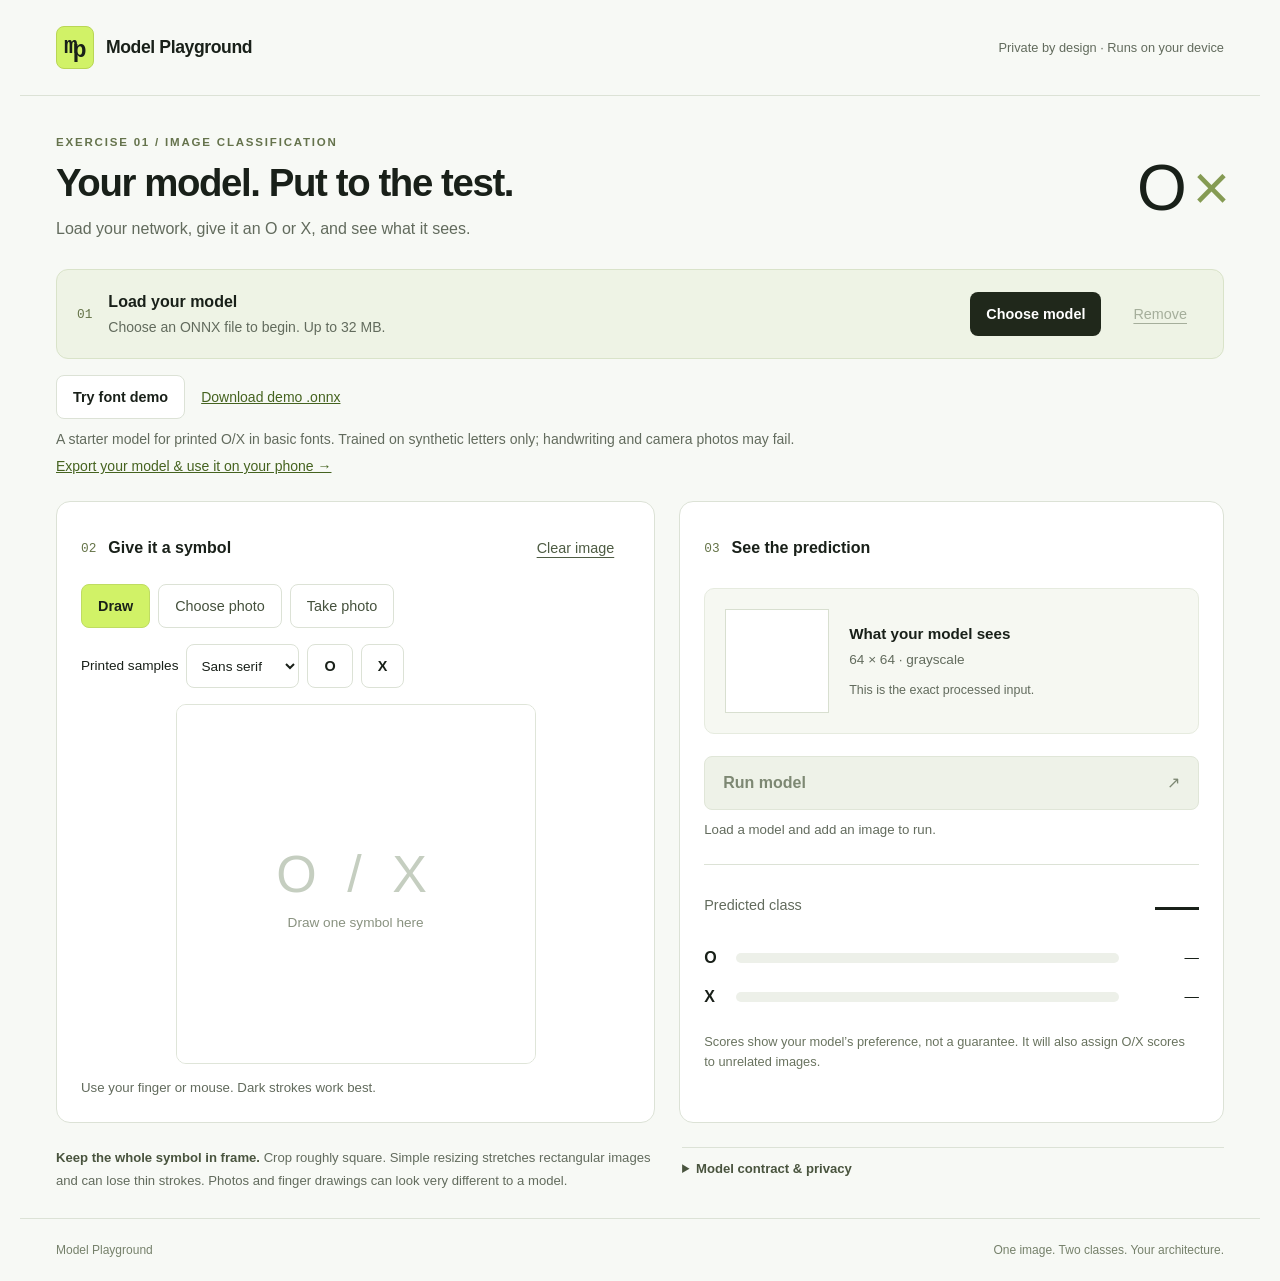
<file: website/index.html>
<!doctype html>
<html lang="en">
<head>
  <meta charset="utf-8">
  <meta name="viewport" content="width=device-width, initial-scale=1">
  <meta name="description" content="Test your own O/X neural network privately in your browser.">
  <meta http-equiv="Content-Security-Policy" content="default-src 'self'; script-src 'self' 'wasm-unsafe-eval'; style-src 'self'; img-src 'self' blob: data:; connect-src 'self'; worker-src 'self' blob:; object-src 'none'; base-uri 'none'; form-action 'none'">
  <title>Model Playground</title>
  <link rel="icon" href="./favicon.svg" type="image/svg+xml">
  <link rel="stylesheet" href="./style.css">
  <script type="module" src="./app.js"></script>
</head>
<body>
<header><a class="brand" href="./"><span class="mark" aria-hidden="true">m<span>p</span></span>Model Playground</a><span class="privacy">Private by design · Runs on your device</span></header>
<main>
  <div class="intro"><div><p class="eyebrow">EXERCISE 01 / IMAGE CLASSIFICATION</p><h1>Your model. Put to the test.</h1><p>Load your network, give it an O or X, and see what it sees.</p></div><span class="exercise" aria-label="Supported classes O and X">O <span>×</span></span></div>
  <section class="model-strip" aria-labelledby="model-title"><div class="step">01</div><div class="model-copy"><h2 id="model-title">Load your model</h2><p id="model-status" role="status">Choose an ONNX file to begin. Up to 32 MB.</p></div><label class="file-button">Choose model<input id="model-file" type="file" aria-label="Choose ONNX model"></label><button id="reset-model" class="quiet" disabled>Remove</button></section>
  <div class="getting-started"><div><button id="try-demo">Try font demo</button><a href="./demo/basic-fonts.onnx" download="basic-fonts.onnx">Download demo .onnx</a></div><p>A starter model for printed O/X in basic fonts. Trained on synthetic letters only; handwriting and camera photos may fail.</p><p><a href="./guide.html">Export your model & use it on your phone →</a></p></div>
  <div class="workbench">
    <section class="panel input-panel" aria-labelledby="input-title">
      <div class="panel-heading"><div><span class="step">02</span><h2 id="input-title">Give it a symbol</h2></div><button id="clear" class="quiet">Clear image</button></div>
      <div class="input-actions"><button id="draw-mode" class="tab active" aria-pressed="true">Draw</button><label class="file-button secondary">Choose photo<input id="photo-file" type="file" accept="image/*,.heic,.heif" aria-label="Choose photo"></label><label class="file-button secondary">Take photo<input id="camera-file" type="file" accept="image/*" capture="environment" aria-label="Take photo"></label></div>
      <div class="samples"><span>Printed samples</span><label for="sample-font" class="sr-only">Sample font</label><select id="sample-font"><option value="sans-serif">Sans serif</option><option value="serif">Serif</option><option value="monospace">Monospace</option></select><button id="sample-o" aria-label="Use printed O">O</button><button id="sample-x" aria-label="Use printed X">X</button></div>
      <div class="drawing-area"><canvas id="drawing" width="512" height="512" aria-label="Draw one O or X with a pointer. Alternatively choose a photo." role="img"></canvas><div id="drawing-hint" aria-hidden="true"><span>O / X</span><p>Draw one symbol here</p></div></div>
      <p id="image-status" class="helper" role="status">Use your finger or mouse. Dark strokes work best.</p>
    </section>
    <section class="panel output-panel" aria-labelledby="output-title">
      <div class="panel-heading"><div><span class="step">03</span><h2 id="output-title">See the prediction</h2></div></div>
      <div class="processed"><canvas id="processed" width="64" height="64" role="img" aria-label="Actual 64 by 64 grayscale network input"></canvas><div><h3>What your model sees</h3><p>64 × 64 · grayscale</p><p class="helper">This is the exact processed input.</p></div></div>
      <button id="run" class="primary" disabled>Run model <span aria-hidden="true">↗</span></button>
      <p id="run-status" class="helper" role="status">Load a model and add an image to run.</p>
      <div class="result" aria-live="polite"><div class="result-top"><span>Predicted class</span><strong id="prediction">—</strong></div><div class="score-row"><b>O</b><div class="track"><div id="bar-o"></div></div><output id="score-o">—</output></div><div class="score-row"><b>X</b><div class="track"><div id="bar-x"></div></div><output id="score-x">—</output></div></div>
      <p class="caution">Scores show your model’s preference, not a guarantee. It will also assign O/X scores to unrelated images.</p>
    </section>
  </div>
  <div class="notes"><p><strong>Keep the whole symbol in frame.</strong> Crop roughly square. Simple resizing stretches rectangular images and can lose thin strokes. Photos and finger drawings can look very different to a model.</p><details><summary>Model contract & privacy</summary><p>One embedded-weight ONNX file, up to 32 MiB. Float32 input <code>image [1,1,64,64]</code>, float32 output <code>logits [1,2]</code>, in <strong>O, X</strong> order. Use opset 18 and browser-supported operations. Scores use softmax.</p><p>Pixels use orientation-aware decoding, nearest pixel-center resizing, transparency on white, integer RGB grayscale, and normalization to [−1,+1]. The site checks the file contract and a trial inference; it cannot verify class order or training.</p><p>Models and photos stay in browser memory and are never uploaded or saved by this site. Refreshing clears selected files. Runtime files are served with this website. Startup requires a connection unless your browser has cached them. Browser HEIC support varies; JPEG/PNG is the reliable fallback.</p><p><a href="./vendor/ort/LICENSE">ONNX Runtime license</a> · <a href="./vendor/ort/ThirdPartyNotices.txt">Third-party notices</a></p></details></div>
</main>
<footer><span>Model Playground</span><span>One image. Two classes. Your architecture.</span></footer>
</body>
</html>
</file>
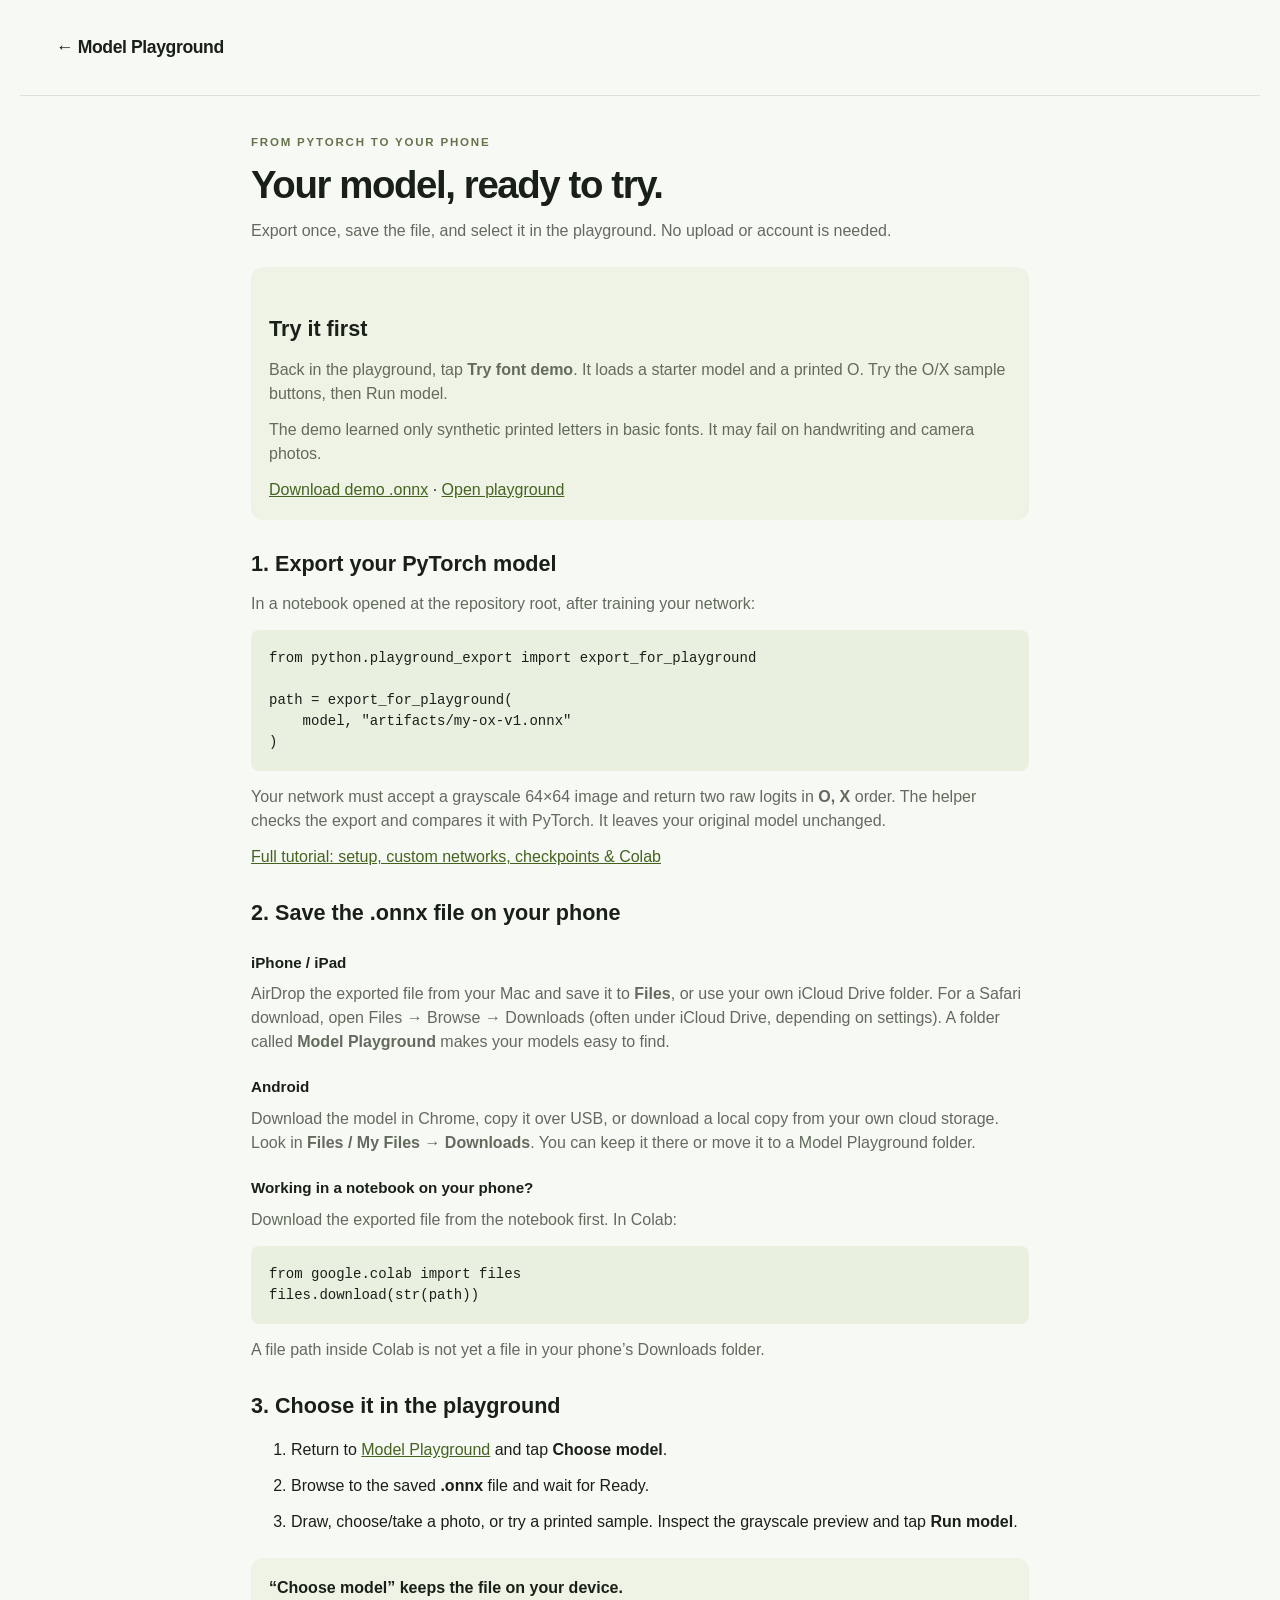
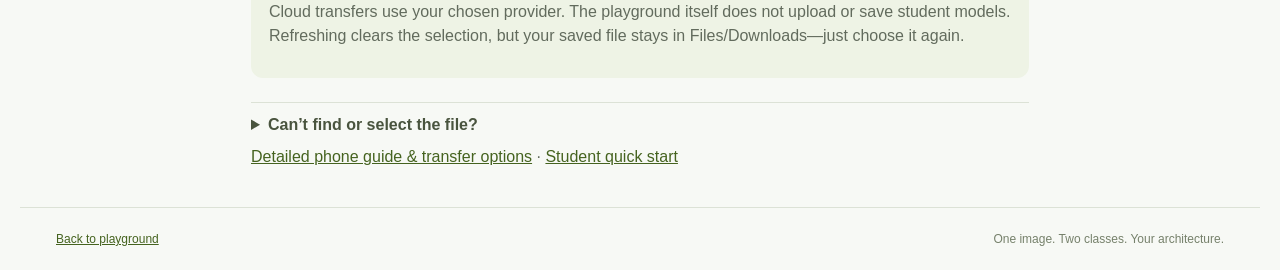
<file: website/guide.html>
<!doctype html>
<html lang="en"><head><meta charset="utf-8"><meta name="viewport" content="width=device-width, initial-scale=1"><meta name="description" content="Export a PyTorch model and open its ONNX file on your phone."><meta http-equiv="Content-Security-Policy" content="default-src 'self'; style-src 'self'; object-src 'none'; base-uri 'none'"><title>Export & phone guide · Model Playground</title><link rel="stylesheet" href="./style.css"><link rel="icon" href="./favicon.svg"></head>
<body><header><a class="brand" href="./">← Model Playground</a></header><main class="guide">
<p class="eyebrow">FROM PYTORCH TO YOUR PHONE</p><h1>Your model, ready to try.</h1><p>Export once, save the file, and select it in the playground. No upload or account is needed.</p>
<div class="callout"><h2>Try it first</h2><p>Back in the playground, tap <strong>Try font demo</strong>. It loads a starter model and a printed O. Try the O/X sample buttons, then Run model.</p><p>The demo learned only synthetic printed letters in basic fonts. It may fail on handwriting and camera photos.</p><a href="./demo/basic-fonts.onnx" download="basic-fonts.onnx">Download demo .onnx</a> · <a href="./">Open playground</a></div>
<h2>1. Export your PyTorch model</h2><p>In a notebook opened at the repository root, after training your network:</p>
<pre><code>from python.playground_export import export_for_playground

path = export_for_playground(
    model, "artifacts/my-ox-v1.onnx"
)</code></pre>
<p>Your network must accept a grayscale 64×64 image and return two raw logits in <strong>O, X</strong> order. The helper checks the export and compares it with PyTorch. It leaves your original model unchanged.</p><p><a href="https://github.com/supertweety/model-playground/blob/main/docs/export-tutorial.md">Full tutorial: setup, custom networks, checkpoints & Colab</a></p>
<h2>2. Save the .onnx file on your phone</h2>
<h3>iPhone / iPad</h3><p>AirDrop the exported file from your Mac and save it to <strong>Files</strong>, or use your own iCloud Drive folder. For a Safari download, open Files → Browse → Downloads (often under iCloud Drive, depending on settings). A folder called <strong>Model Playground</strong> makes your models easy to find.</p>
<h3>Android</h3><p>Download the model in Chrome, copy it over USB, or download a local copy from your own cloud storage. Look in <strong>Files / My Files → Downloads</strong>. You can keep it there or move it to a Model Playground folder.</p>
<h3>Working in a notebook on your phone?</h3><p>Download the exported file from the notebook first. In Colab:</p>
<pre><code>from google.colab import files
files.download(str(path))</code></pre><p>A file path inside Colab is not yet a file in your phone’s Downloads folder.</p>
<h2>3. Choose it in the playground</h2><ol><li>Return to <a href="./">Model Playground</a> and tap <strong>Choose model</strong>.</li><li>Browse to the saved <strong>.onnx</strong> file and wait for Ready.</li><li>Draw, choose/take a photo, or try a printed sample. Inspect the grayscale preview and tap <strong>Run model</strong>.</li></ol>
<div class="callout"><strong>“Choose model” keeps the file on your device.</strong><p>Cloud transfers use your chosen provider. The playground itself does not upload or save student models. Refreshing clears the selection, but your saved file stays in Files/Downloads—just choose it again.</p></div>
<details><summary>Can’t find or select the file?</summary><p>Download the actual .onnx, not a sharing link or preview page. Unzip archives first. A .pt checkpoint must be exported, not renamed. If a cloud file is unavailable, save a local copy. Try regular Safari/Chrome if an embedded chat browser limits downloads.</p><p>Models must be one file with embedded weights, up to 32 MiB. For photos, JPEG/PNG is the reliable fallback when HEIC will not open.</p></details>
<p><a href="https://github.com/supertweety/model-playground/blob/main/docs/phone-guide.md">Detailed phone guide & transfer options</a> · <a href="https://github.com/supertweety/model-playground/blob/main/docs/student-guide.md">Student quick start</a></p>
</main><footer><a href="./">Back to playground</a><span>One image. Two classes. Your architecture.</span></footer></body></html>
</file>
<file: website/style.css>
:root{
  font-family:Inter,ui-sans-serif,-apple-system,BlinkMacSystemFont,"Segoe UI",sans-serif;
  color:#192019;
  background:#f7f9f5;
  font-synthesis:none;
  line-height:1.5;
  --lime:#d1f267;
  --line:#dce2d6;
  --muted:#626b5d
}
*{
  box-sizing:border-box
}
body{
  margin:0
}
button,input{
  font:inherit
}
button,.file-button,summary{
  cursor:pointer
}
button,.file-button{
  min-height:44px;
  border-radius:8px;
  font-size:.9rem;
  font-weight:650
}
button{
  border:1px solid var(--line);
  background:#fff;
  color:inherit;
  padding:10px 16px
}
button:disabled{
  cursor:not-allowed;
  opacity:.45
}
button:focus-visible,a:focus-visible,summary:focus-visible,.file-button:focus-within{
  outline:3px solid #4b6922;
  outline-offset:4px
}
header,main,footer{
  max-width:1240px;
  margin:auto
}
header{
  height:96px;
  display:flex;
  align-items:center;
  justify-content:space-between;
  padding:0 36px;
  border-bottom:1px solid var(--line)
}
.brand{
  display:flex;
  align-items:center;
  gap:12px;
  font-size:1.1rem;
  font-weight:750;
  text-decoration:none;
  color:inherit;
  letter-spacing:-.4px
}
.mark{
  background:var(--lime);
  border:1px solid #b9d655;
  border-radius:8px;
  padding:3px 7px;
  font-family:monospace;
  font-size:23px;
  letter-spacing:-5px;
  width:38px;
  overflow:hidden
}
.mark span{
  position:relative;
  top:4px
}
.privacy{
  font-size:.8rem;
  color:var(--muted)
}
main{
  padding:38px 36px 26px
}
.intro{
  display:flex;
  justify-content:space-between;
  align-items:center;
  margin-bottom:28px
}
.eyebrow{
  font-size:.72rem;
  font-weight:750;
  letter-spacing:1.8px;
  color:#65734c;
  margin:0 0 10px
}
h1{
  font-size:clamp(1.8rem,3vw,2.5rem);
  line-height:1.15;
  letter-spacing:-1.4px;
  margin:0 0 12px
}
p{
  margin:0;
  color:var(--muted)
}
.exercise{
  font-size:64px;
  font-weight:300;
  letter-spacing:-6px;
  line-height:1
}
.exercise span{
  color:#859b53
}
.model-strip{
  display:flex;
  align-items:center;
  gap:16px;
  background:#eef3e5;
  border:1px solid #d9e3c9;
  border-radius:12px;
  padding:20px;
  margin-bottom:24px
}
.step{
  font-family:monospace;
  font-size:.8rem;
  color:#647347
}
.model-copy{
  flex:1;
  min-width:0
}
h2{
  font-size:1rem;
  margin:0;
  font-weight:700
}
h3{
  font-size:.95rem;
  margin:0 0 4px
}
.model-copy p{
  font-size:.875rem;
  overflow-wrap:anywhere;
  margin-top:3px
}
.file-button{
  display:inline-flex;
  position:relative;
  align-items:center;
  justify-content:center;
  background:#20281b;
  color:white;
  padding:10px 16px;
  overflow:hidden;
  text-align:center;
  flex-shrink:0
}
.file-button input{
  position:absolute;
  inset:0;
  opacity:0;
  width:100%;
  height:100%;
  cursor:pointer
}
.quiet{
  background:transparent;
  border:0;
  text-decoration:underline;
  text-underline-offset:4px;
  font-weight:500;
  color:#4e5c43
}
.workbench{
  display:grid;
  grid-template-columns:1.1fr 1fr;
  gap:24px
}
.panel{
  background:#fff;
  border:1px solid var(--line);
  border-radius:14px;
  padding:24px;
  min-width:0
}
.panel-heading{
  display:flex;
  justify-content:space-between;
  align-items:center;
  min-height:44px;
  margin-bottom:14px
}
.panel-heading>div{
  display:flex;
  align-items:center;
  gap:12px
}
.input-actions{
  display:flex;
  gap:8px;
  margin-bottom:16px;
  flex-wrap:wrap
}
.secondary{
  background:#fff;
  color:#45513d;
  border:1px solid var(--line);
  font-weight:500
}
.tab.active{
  background:var(--lime);
  border-color:#bfdc62
}
.drawing-area{
  position:relative;
  max-width:360px;
  margin:auto;
  border:1px solid #dfe5d9;
  border-radius:10px;
  overflow:hidden;
  background:#fff
}
#drawing{
  width:100%;
  height:auto;
  aspect-ratio:1;
  display:block;
  touch-action:none;
  cursor:crosshair
}
#drawing-hint{
  position:absolute;
  inset:0;
  pointer-events:none;
  display:flex;
  justify-content:center;
  align-items:center;
  flex-direction:column;
  color:#c5cec0
}
#drawing-hint span{
  font-size:52px;
  letter-spacing:8px;
  font-weight:300
}
#drawing-hint p{
  font-size:.85rem;
  color:#899280
}
.helper{
  font-size:.83rem;
  line-height:1.5
}
#image-status{
  margin-top:14px
}
.processed{
  display:flex;
  gap:20px;
  align-items:center;
  background:#f6f8f2;
  border:1px solid #e6ebdf;
  border-radius:10px;
  padding:20px;
  margin:18px 0 22px
}
.processed canvas{
  width:104px;
  height:104px;
  image-rendering:pixelated;
  border:1px solid #d8dfd0;
  background:white;
  flex-shrink:0
}
.processed p{
  font-size:.85rem
}
.processed .helper{
  margin-top:10px;
  font-size:.78rem
}
.primary{
  width:100%;
  background:var(--lime);
  border-color:#bdd758;
  display:flex;
  justify-content:space-between;
  align-items:center;
  padding:14px 18px;
  font-size:1rem;
  min-height:52px
}
.primary:disabled{
  opacity:1;
  background:#eef2e8;
  color:#7d8873;
  border-color:#e0e6d8
}
#run-status{
  margin:10px 0 24px;
  min-height:20px
}
.result{
  border-top:1px solid var(--line);
  padding-top:16px
}
.result-top{
  display:flex;
  align-items:center;
  justify-content:space-between;
  margin-bottom:16px
}
.result-top span{
  font-size:.9rem;
  color:var(--muted)
}
.result-top strong{
  font-size:44px;
  line-height:1.1;
  font-weight:500
}
.score-row{
  display:grid;
  grid-template-columns:20px 1fr 68px;
  gap:12px;
  align-items:center;
  margin:15px 0
}
.score-row output{
  text-align:right;
  font-size:.9rem;
  font-variant-numeric:tabular-nums
}
.track{
  height:10px;
  background:#edf0e9;
  border-radius:5px;
  overflow:hidden
}
.track div{
  height:100%;
  width:0;
  background:#8ca747;
  transition:none
}
.caution{
  font-size:.8rem;
  margin-top:23px;
  color:#69735f;
  line-height:1.6
}
.notes{
  display:grid;
  grid-template-columns:1.1fr 1fr;
  gap:30px;
  margin-top:24px;
  font-size:.82rem;
  line-height:1.7
}
.notes strong{
  color:#49543e
}
details{
  border-top:1px solid var(--line);
  padding-top:10px
}
summary{
  font-weight:650;
  color:#49543e;
  min-height:32px
}
details p{
  margin:12px 0
}
code{
  overflow-wrap:anywhere
}
a{
  color:#45631f
}
footer{
  padding:22px 36px;
  border-top:1px solid var(--line);
  display:flex;
  justify-content:space-between;
  font-size:.75rem;
  color:#76816b
}
[hidden]{
  display:none!important
}
.error{
  color:#a63424!important
}
@media(max-width:720px){
  header{
  height:76px;
  padding:0 20px
}
.privacy{
  display:none
}
main{
  padding:28px 20px
}
.exercise{
  display:none
}
.intro{
  margin-bottom:24px
}
.intro p:not(.eyebrow){
  font-size:.94rem
}
.model-strip{
  flex-wrap:wrap;
  padding:16px;
  gap:12px
}
.model-copy{
  flex-basis:75%
}
.model-strip>.file-button{
  margin-left:28px
}
.workbench,.notes{
  grid-template-columns:1fr;
  gap:18px
}
.panel{
  padding:18px
}
.input-actions{
  gap:6px
}
.input-actions>*{
  padding:10px 12px;
  font-size:.83rem
}
.processed{
  padding:16px;
  gap:16px
}
.drawing-area{
  max-width:100%
}
footer{
  padding:20px;
  gap:20px
}
.output-panel{
  scroll-margin-top:20px
}

}
@media(prefers-reduced-motion:reduce){
  *{
  transition:none!important
}

}


@media(max-width:420px){
  .panel-heading{
  align-items:flex-start;
  gap:6px
}
.panel-heading>div{
  gap:8px;
  flex-wrap:wrap
}
.panel-heading h2{
  max-width:100%
}
.processed{
  flex-wrap:wrap
}
.model-strip>.file-button{
  margin-left:0
}
.brand{
  flex-wrap:wrap
}
.input-actions>*{
  flex-shrink:1
}
.score-row{
  grid-template-columns:20px minmax(0,1fr) minmax(50px,auto)
}
footer{
  flex-wrap:wrap
}

}

.getting-started { margin: -8px 0 24px; font-size: .875rem; }
.getting-started>div { display:flex; flex-wrap:wrap; align-items:center; gap:16px; margin-bottom:10px; }
.getting-started p { margin:6px 0; max-width:780px; }
.samples { display:flex; flex-wrap:wrap; align-items:center; gap:8px; margin-bottom:16px; font-size:.85rem; }
.samples select { font:inherit; padding:10px; min-height:44px; max-width:100%; border:1px solid var(--line); border-radius:8px; background:white; color:inherit; }
.samples select:focus-visible { outline:3px solid #4b6922; outline-offset:3px; }
.sr-only { position:absolute; width:1px; height:1px; padding:0; margin:-1px; overflow:hidden; clip:rect(0,0,0,0); white-space:nowrap; border:0; }
.guide { max-width:850px; }
.guide h2 { font-size:1.35rem; margin:28px 0 12px; }
.guide h3 { margin:22px 0 8px; }
.guide p,.guide li { margin-bottom:12px; }
.guide pre { background:#eaf0e0; padding:18px; border-radius:8px; overflow:auto; font-size:.875rem; }
.guide .callout { background:#eef3e5; padding:18px; border-radius:12px; margin:24px 0; }

@media(max-width:420px) { .samples>span { flex-basis:100%; } }

.guide pre { white-space:pre-wrap; overflow-wrap:anywhere; }
</file>
